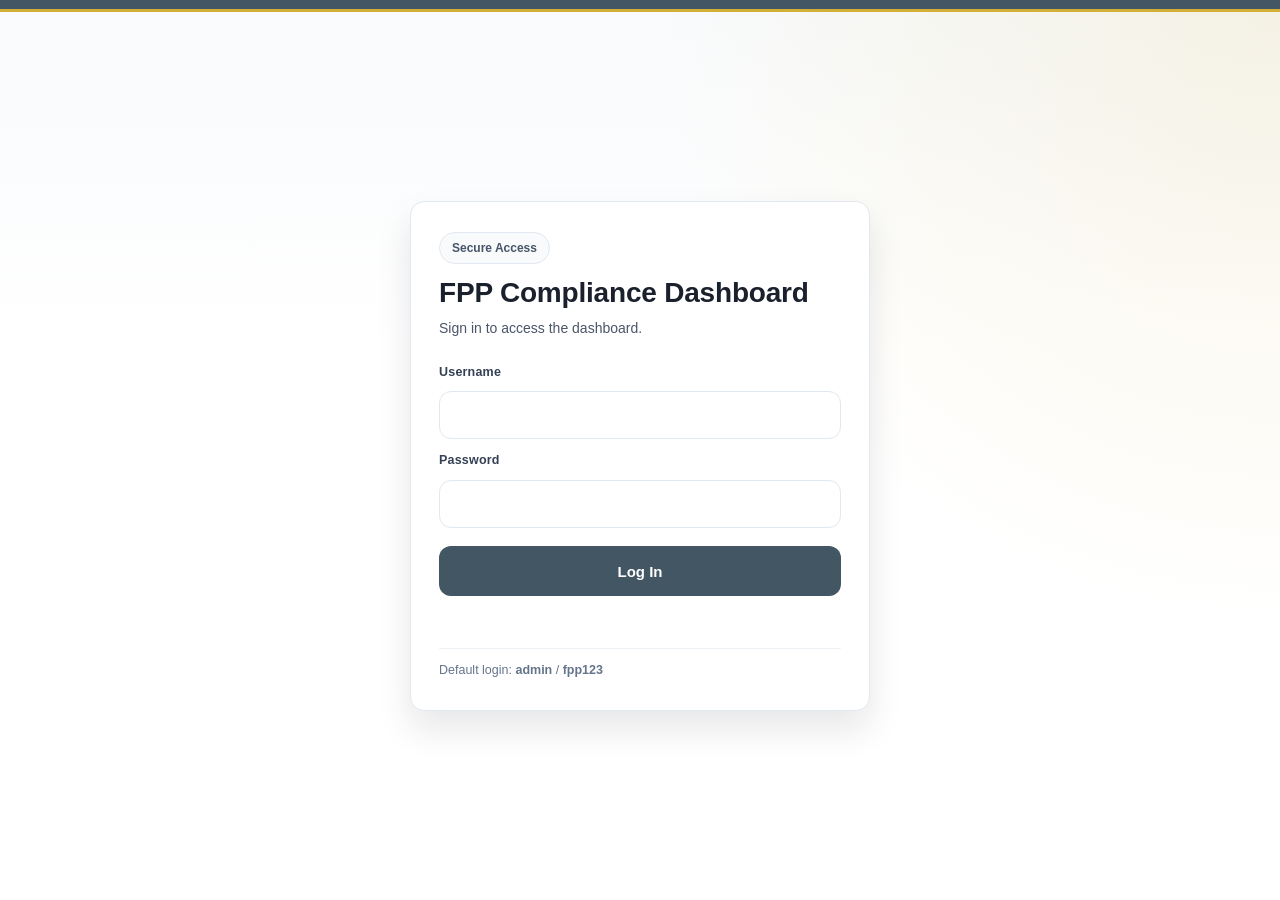
<file: index.html>
<!DOCTYPE html>
<html lang="en">
<head>
<meta charset="UTF-8">
<meta name="viewport" content="width=device-width, initial-scale=1.0">
<title>FPP - Compliance Obligations</title>
<link rel="stylesheet" href="styles.css">
<script defer src="auth.js"></script>
</head>
<body>
<div class="top-bar"></div>
<div class="page">
  <header class="header card">
    <h1>FPP Compliance Obligations</h1>
    <div class="header-sub">
      <span><strong>Five Peaks Properties Proprietary Limited</strong></span>
      <span>Reg: 2025/581417/07</span>
      <span>Year-end: 30 June</span>
      <span>As at 7 April 2026</span>
    </div>
    <div class="header-accent"></div>
  </header>

  <section class="summary card">
    FPP is a South African private property company incorporated in July 2025, operating one short-term rental property with a mortgage in place and no employees. The rotating shareholder handles bookkeeping and secretarial duties. All compliance obligations are listed below.
  </section>

  <section class="section card">
    <div class="section-header">
      <div class="section-icon icon-red">⚡</div>
      <h2>Once-Off Actions - Action Required Now</h2>
    </div>
    <table>
      <thead>
        <tr>
          <th class="col-obligation-wide">Obligation</th>
          <th class="col-authority">Authority</th>
          <th class="col-status">Status</th>
          <th>Notes</th>
        </tr>
      </thead>
      <tbody>
        <tr>
          <td>Register on SARS eFiling</td>
          <td><span class="auth auth-sars">SARS</span></td>
          <td><span class="status s-pending">Pending</span></td>
          <td class="note-text">Tax reference number exists. eFiling access needed to file IRP6 and ITR14. Register at <a href="https://www.sars.gov.za/efiling" target="_blank">www.sars.gov.za/efiling</a></td>
        </tr>
        <tr>
          <td>Appoint Information Officer (POPIA)</td>
          <td><span class="auth auth-popia">POPIA</span></td>
          <td><span class="status s-pending">Pending</span></td>
          <td class="note-text">Register with the Information Regulator. Urgent given managing agent handles tenant personal data. Register at <a href="https://www.inforegulator.org.za" target="_blank">www.inforegulator.org.za</a></td>
        </tr>
        <tr>
          <td>Beneficial Ownership Register (CIPC)</td>
          <td><span class="auth auth-cipc">CIPC</span></td>
          <td><span class="status s-complete">Complete</span></td>
          <td class="note-text">Filed July 2025. Equal 20% shareholding across all five entities.</td>
        </tr>
      </tbody>
    </table>
  </section>

  <section class="section card">
    <div class="section-header">
      <div class="section-icon icon-blue">📅</div>
      <h2>Annual Obligations</h2>
    </div>
    <table>
      <thead>
        <tr>
          <th class="col-obligation">Obligation</th>
          <th class="col-due">Due Date</th>
          <th class="col-authority-tight">Authority</th>
          <th class="col-status-tight">Status</th>
          <th>Notes</th>
        </tr>
      </thead>
      <tbody>
        <tr class="overdue-row">
          <td>1st Provisional Tax - IRP6</td>
          <td class="due-overdue">31 Dec 2025</td>
          <td><span class="auth auth-sars">SARS</span></td>
          <td><span class="status s-overdue">Overdue</span></td>
          <td class="note-text">Must file IRP6 return on eFiling before payment. Estimate taxable income for FY ending 30 Jun 2026. Deductibles: bond interest, agent fees, rates, insurance. Late filing risks 20% underestimation penalty plus interest.</td>
        </tr>
        <tr>
          <td>Annual Financial Statements</td>
          <td>30 Jun 2026</td>
          <td><span class="auth auth-sha">SHA §15</span></td>
          <td><span class="status s-upcoming">Upcoming</span></td>
          <td class="note-text">Rotating shareholder responsible. No audit required unless majority votes for one. Required to support ITR14 filing.</td>
        </tr>
        <tr>
          <td>2nd Provisional Tax - IRP6</td>
          <td>30 Jun 2026</td>
          <td><span class="auth auth-sars">SARS</span></td>
          <td><span class="status s-upcoming">Upcoming</span></td>
          <td class="note-text">Based on actual FY figures. Tops up any underpayment from the 1st IRP6. File on eFiling before payment.</td>
        </tr>
        <tr>
          <td>CIPC Annual Return</td>
          <td>~Aug 2026</td>
          <td><span class="auth auth-cipc">CIPC</span></td>
          <td><span class="status s-upcoming">Upcoming</span></td>
          <td class="note-text">Due within 30 business days of July incorporation anniversary. Fee: R100 (turnover under R500k). Late filing triggers 50% surcharge and deregistration proceedings. File at <a href="https://www.cipc.co.za" target="_blank">www.cipc.co.za</a></td>
        </tr>
        <tr>
          <td>Income Tax Return - ITR14</td>
          <td>30 Jun 2027</td>
          <td><span class="auth auth-sars">SARS</span></td>
          <td><span class="status s-upcoming">Upcoming</span></td>
          <td class="note-text">Covers FY 1 Jul 2025 - 30 Jun 2026. Due 12 months after year-end. Attach financial statements. File via SARS eFiling.</td>
        </tr>
      </tbody>
    </table>
  </section>

  <section class="section card">
    <div class="section-header">
      <div class="section-icon icon-green">🧾</div>
      <h2>VAT</h2>
    </div>
    <div class="info-box">
      <div class="na-tag">NOT APPLICABLE</div>
      <p>Expected rental income is under R500k per annum, well below the R1M compulsory VAT registration threshold. Voluntary registration is not recommended at this stage - it adds compliance cost with no material benefit.</p>
    </div>
  </section>

  <section class="section card">
    <div class="section-header">
      <div class="section-icon icon-green">👤</div>
      <h2>Employment-Related Obligations</h2>
    </div>
    <div class="info-box">
      <div class="na-tag">NOT APPLICABLE</div>
      <p>FPP has no employees. The managing agent is responsible for its own staff obligations. Reassess if FPP hires directly in future.</p>
      <table class="emp-table">
        <thead>
          <tr>
            <th class="col-obligation-medium">Obligation</th>
            <th class="col-applicable">Applicable?</th>
            <th>Trigger</th>
          </tr>
        </thead>
        <tbody>
          <tr>
            <td>PAYE / EMP201 (monthly)</td>
            <td><span class="status s-na">No</span></td>
            <td class="note-text">First direct employee</td>
          </tr>
          <tr>
            <td>UIF registration</td>
            <td><span class="status s-na">No</span></td>
            <td class="note-text">First direct employee</td>
          </tr>
          <tr>
            <td>SDL (1% of payroll)</td>
            <td><span class="status s-na">No</span></td>
            <td class="note-text">Payroll exceeds R500k/year</td>
          </tr>
          <tr>
            <td>COIDA (Return of Earnings by 30 Jun)</td>
            <td><span class="status s-na">No</span></td>
            <td class="note-text">First direct employee</td>
          </tr>
        </tbody>
      </table>
    </div>
  </section>

  <section class="section card">
    <div class="section-header">
      <div class="section-icon icon-red">⚠️</div>
      <h2>Key Risk Flags</h2>
    </div>
    <div class="risk-list">
      <div class="risk-card">
        <div class="risk-num">1</div>
        <div>
          <div class="risk-title">1st IRP6 is overdue (31 Dec 2025)</div>
          <div class="risk-desc">Priority action is to set up eFiling and file the late return. SARS can levy a 20% underestimation penalty plus interest on outstanding provisional tax.</div>
        </div>
      </div>
      <div class="risk-card">
        <div class="risk-num">2</div>
        <div>
          <div class="risk-title">Short-term rental and mortgage</div>
          <div class="risk-desc">Confirm with the bond provider that the mortgage agreement permits Airbnb-style short-term letting. Some South African lenders restrict this - a breach could trigger a material adverse clause.</div>
        </div>
      </div>
      <div class="risk-card">
        <div class="risk-num">3</div>
        <div>
          <div class="risk-title">Managing agent relationship</div>
          <div class="risk-desc">Confirm the agent is not structured in a way that creates an employment relationship with FPP. If SARS deems it one, PAYE obligations apply retroactively.</div>
        </div>
      </div>
      <div class="risk-card">
        <div class="risk-num">4</div>
        <div>
          <div class="risk-title">Shareholder loan accounts</div>
          <div class="risk-desc">All shareholder contributions accrue interest at Prime + 2% compounded monthly (SHA cl. 9). These must be tracked monthly and constitute taxable interest income in the hands of shareholders.</div>
        </div>
      </div>
    </div>
  </section>

  <section class="section card">
    <div class="section-header">
      <div class="section-icon icon-purple">🔗</div>
      <h2>Relevant Legislation &amp; Resources</h2>
    </div>
    <div class="resources-grid">
      <div class="resource-card">
        <span class="resource-name">SARS eFiling</span>
        <a href="https://www.sars.gov.za/efiling" target="_blank" class="resource-link">sars.gov.za/efiling -&gt;</a>
      </div>
      <div class="resource-card">
        <span class="resource-name">SARS Provisional Tax Guide</span>
        <a href="https://www.sars.gov.za/types-of-tax/provisional-tax/" target="_blank" class="resource-link">sars.gov.za -&gt;</a>
      </div>
      <div class="resource-card">
        <span class="resource-name">SARS Corporate Tax (ITR14)</span>
        <a href="https://www.sars.gov.za/businesses-and-employers/companies/" target="_blank" class="resource-link">sars.gov.za -&gt;</a>
      </div>
      <div class="resource-card">
        <span class="resource-name">CIPC Annual Returns</span>
        <a href="https://www.cipc.co.za/index.php/manage-your-business/annual-returns/" target="_blank" class="resource-link">cipc.co.za -&gt;</a>
      </div>
      <div class="resource-card">
        <span class="resource-name">CIPC Beneficial Ownership</span>
        <a href="https://www.cipc.co.za/index.php/manage-your-business/beneficial-ownership/" target="_blank" class="resource-link">cipc.co.za -&gt;</a>
      </div>
      <div class="resource-card">
        <span class="resource-name">POPIA - Information Regulator</span>
        <a href="https://www.inforegulator.org.za" target="_blank" class="resource-link">inforegulator.org.za -&gt;</a>
      </div>
      <div class="resource-card">
        <span class="resource-name">Companies Act 71 of 2008</span>
        <a href="https://www.gov.za/documents/companies-act" target="_blank" class="resource-link">gov.za -&gt;</a>
      </div>
    </div>
  </section>

  <footer class="footer">
    Prepared based on Five Peaks Properties Shareholders&#x27; Agreement dated 22 July 2025 and the South African compliance framework for private companies. This document does not constitute legal or tax advice.
    <div>Generated from compliance_tracker.xlsx (2026).</div>
    <button class="logout-btn" type="button" onclick="localStorage.removeItem('fpp_dashboard_authenticated');window.location.href='login.html';">Log out</button>
  </footer>
</div>
</body>
</html>
</file>
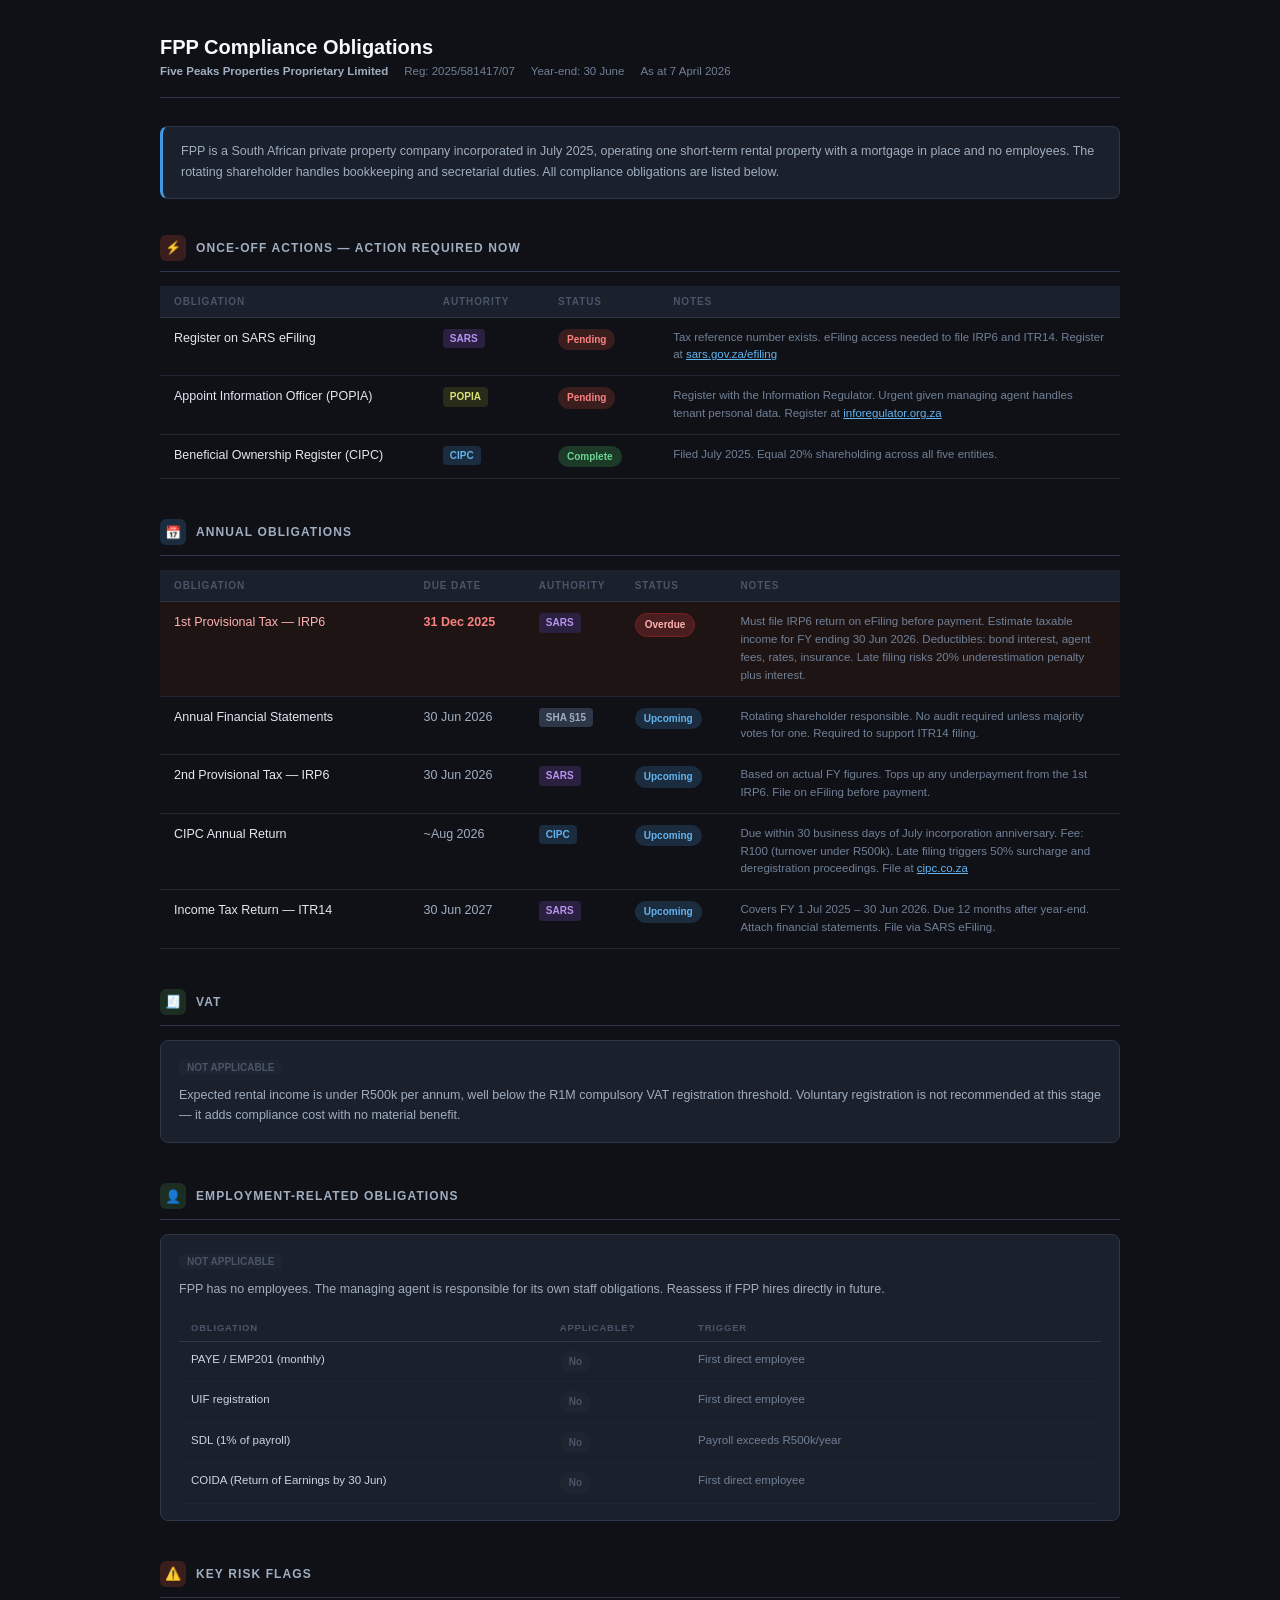
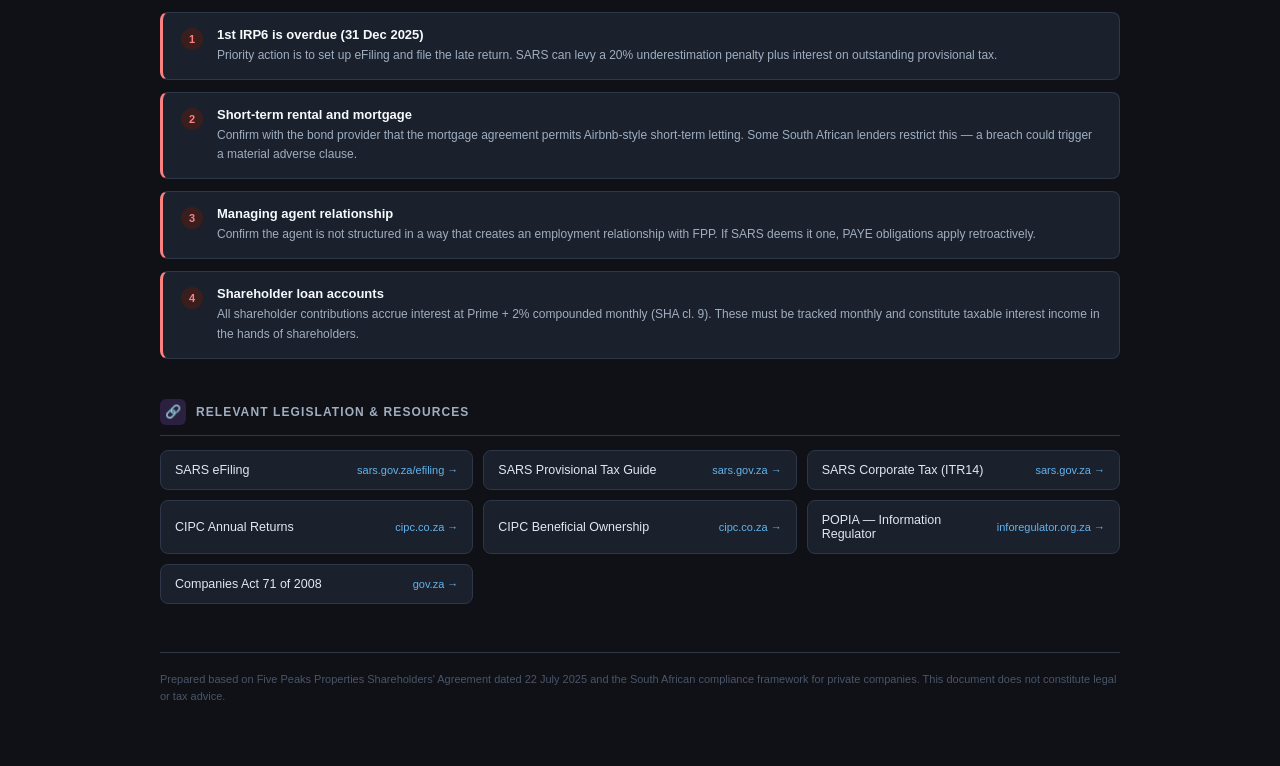
<file: FPP_Compliance_Obligations.html>
<!DOCTYPE html>
<html lang="en">
<head>
<meta charset="UTF-8">
<meta name="viewport" content="width=device-width, initial-scale=1.0">
<title>FPP — Compliance Obligations</title>
<style>
  * { box-sizing: border-box; margin: 0; padding: 0; }

  body {
    font-family: -apple-system, BlinkMacSystemFont, 'Segoe UI', sans-serif;
    background: #0f1117;
    color: #e2e8f0;
    min-height: 100vh;
    padding: 36px 24px 60px;
  }

  .page { max-width: 960px; margin: 0 auto; }

  /* ── HEADER ── */
  .header {
    border-bottom: 1px solid #2d3748;
    padding-bottom: 20px;
    margin-bottom: 28px;
  }
  .header h1 { font-size: 20px; font-weight: 700; color: #f7fafc; }
  .header-sub {
    display: flex;
    gap: 16px;
    margin-top: 6px;
    flex-wrap: wrap;
  }
  .header-sub span { font-size: 11.5px; color: #718096; }
  .header-sub span strong { color: #a0aec0; font-weight: 600; }

  /* ── SUMMARY BOX ── */
  .summary {
    background: #1a202c;
    border: 1px solid #2d3748;
    border-left: 3px solid #4299e1;
    border-radius: 8px;
    padding: 14px 18px;
    font-size: 12.5px;
    color: #a0aec0;
    line-height: 1.7;
    margin-bottom: 36px;
  }

  /* ── SECTION ── */
  .section { margin-bottom: 40px; }
  .section-header {
    display: flex;
    align-items: center;
    gap: 10px;
    margin-bottom: 14px;
    padding-bottom: 10px;
    border-bottom: 1px solid #2d3748;
  }
  .section-header h2 {
    font-size: 12px;
    font-weight: 700;
    letter-spacing: 1.1px;
    text-transform: uppercase;
    color: #a0aec0;
  }
  .section-icon {
    width: 26px; height: 26px;
    border-radius: 6px;
    display: flex; align-items: center; justify-content: center;
    font-size: 13px;
    flex-shrink: 0;
  }
  .icon-red    { background: #3a1e1e; }
  .icon-blue   { background: #1a2c3e; }
  .icon-purple { background: #2c2040; }
  .icon-orange { background: #3a2c14; }
  .icon-green  { background: #1c2e22; }

  /* ── TABLES ── */
  table {
    width: 100%;
    border-collapse: collapse;
    font-size: 12.5px;
  }
  thead tr { background: #1a202c; }
  thead th {
    padding: 10px 14px;
    text-align: left;
    font-size: 10px;
    font-weight: 700;
    letter-spacing: 0.9px;
    text-transform: uppercase;
    color: #4a5568;
    border-bottom: 1px solid #2d3748;
  }
  tbody tr {
    border-bottom: 1px solid #1e2633;
    transition: background 0.1s;
  }
  tbody tr:hover { background: #141a24; }
  tbody td {
    padding: 11px 14px;
    color: #a0aec0;
    vertical-align: top;
    line-height: 1.55;
  }
  tbody td:first-child { color: #e2e8f0; font-weight: 500; }

  /* status badges */
  .status {
    display: inline-block;
    font-size: 10px;
    font-weight: 700;
    padding: 3px 9px;
    border-radius: 20px;
    white-space: nowrap;
  }
  .s-complete  { background: #1c3a27; color: #68d391; }
  .s-pending   { background: #3a1e1e; color: #fc8181; }
  .s-overdue   { background: #4a1e1e; color: #feb2b2; border: 1px solid #7b2020; }
  .s-upcoming  { background: #1a2c3e; color: #63b3ed; }
  .s-na        { background: #1e2430; color: #4a5568; }

  /* authority pill */
  .auth {
    display: inline-block;
    font-size: 10px;
    font-weight: 600;
    padding: 2px 7px;
    border-radius: 4px;
    white-space: nowrap;
  }
  .auth-sars   { background: #2c2040; color: #b794f4; }
  .auth-cipc   { background: #1a2c3e; color: #63b3ed; }
  .auth-sha    { background: #2d3748; color: #a0aec0; }
  .auth-popia  { background: #2a2c1a; color: #d6e272; }

  /* ── INFO BOX ── */
  .info-box {
    background: #1a202c;
    border: 1px solid #2d3748;
    border-radius: 8px;
    padding: 16px 18px;
  }
  .info-box p {
    font-size: 12.5px;
    color: #a0aec0;
    line-height: 1.65;
  }
  .na-tag {
    display: inline-block;
    font-size: 10px;
    font-weight: 700;
    padding: 2px 8px;
    border-radius: 4px;
    background: #1e2430;
    color: #4a5568;
    margin-bottom: 10px;
  }

  .emp-table { width: 100%; margin-top: 14px; border-collapse: collapse; font-size: 11.5px; }
  .emp-table thead th { font-size: 9.5px; letter-spacing: 0.8px; padding: 8px 12px; }
  .emp-table tbody td { padding: 9px 12px; }
  .emp-table tbody td:first-child { color: #cbd5e0; font-weight: 500; }

  /* ── RISK FLAGS ── */
  .risk-list { display: flex; flex-direction: column; gap: 12px; }
  .risk-card {
    background: #1a202c;
    border: 1px solid #2d3748;
    border-left: 3px solid #fc8181;
    border-radius: 8px;
    padding: 14px 18px;
    display: flex;
    gap: 14px;
    align-items: flex-start;
  }
  .risk-num {
    font-size: 11px;
    font-weight: 800;
    color: #fc8181;
    background: #3a1e1e;
    width: 22px; height: 22px;
    border-radius: 50%;
    display: flex; align-items: center; justify-content: center;
    flex-shrink: 0;
    margin-top: 1px;
  }
  .risk-title { font-size: 13px; font-weight: 600; color: #f7fafc; margin-bottom: 4px; }
  .risk-desc { font-size: 12px; color: #a0aec0; line-height: 1.6; }

  /* ── RESOURCES ── */
  .resources-grid {
    display: grid;
    grid-template-columns: repeat(auto-fill, minmax(260px, 1fr));
    gap: 10px;
  }
  .resource-card {
    background: #1a202c;
    border: 1px solid #2d3748;
    border-radius: 8px;
    padding: 12px 14px;
    display: flex;
    justify-content: space-between;
    align-items: center;
    gap: 10px;
    transition: border-color 0.15s;
  }
  .resource-card:hover { border-color: #4a5568; }
  .resource-name { font-size: 12.5px; color: #e2e8f0; font-weight: 500; }
  .resource-link { font-size: 11px; color: #63b3ed; text-decoration: none; white-space: nowrap; }
  .resource-link:hover { text-decoration: underline; }

  /* ── FOOTER ── */
  .footer {
    margin-top: 48px;
    padding-top: 18px;
    border-top: 1px solid #2d3748;
    font-size: 11px;
    color: #4a5568;
    line-height: 1.6;
  }

  /* ── OVERDUE ROW ── */
  tr.overdue-row td { background: #1e1414 !important; }
  tr.overdue-row:hover td { background: #221616 !important; }
  tr.overdue-row td:first-child { color: #feb2b2; }

  .note-text { font-size: 11.5px; color: #718096; line-height: 1.55; }
</style>
</head>
<body>
<div class="page">

  <!-- HEADER -->
  <div class="header">
    <h1>FPP Compliance Obligations</h1>
    <div class="header-sub">
      <span><strong>Five Peaks Properties Proprietary Limited</strong></span>
      <span>Reg: 2025/581417/07</span>
      <span>Year-end: 30 June</span>
      <span>As at 7 April 2026</span>
    </div>
  </div>

  <!-- SUMMARY -->
  <div class="summary">
    FPP is a South African private property company incorporated in July 2025, operating one short-term rental property with a mortgage in place and no employees. The rotating shareholder handles bookkeeping and secretarial duties. All compliance obligations are listed below.
  </div>

  <!-- ONCE-OFF ACTIONS -->
  <div class="section">
    <div class="section-header">
      <div class="section-icon icon-red">⚡</div>
      <h2>Once-Off Actions — Action Required Now</h2>
    </div>
    <table>
      <thead>
        <tr>
          <th style="width:28%">Obligation</th>
          <th style="width:12%">Authority</th>
          <th style="width:12%">Status</th>
          <th>Notes</th>
        </tr>
      </thead>
      <tbody>
        <tr>
          <td>Register on SARS eFiling</td>
          <td><span class="auth auth-sars">SARS</span></td>
          <td><span class="status s-pending">Pending</span></td>
          <td class="note-text">Tax reference number exists. eFiling access needed to file IRP6 and ITR14. Register at <a href="https://www.sars.gov.za/efiling" target="_blank" style="color:#63b3ed;">sars.gov.za/efiling</a></td>
        </tr>
        <tr>
          <td>Appoint Information Officer (POPIA)</td>
          <td><span class="auth auth-popia">POPIA</span></td>
          <td><span class="status s-pending">Pending</span></td>
          <td class="note-text">Register with the Information Regulator. Urgent given managing agent handles tenant personal data. Register at <a href="https://www.inforegulator.org.za" target="_blank" style="color:#63b3ed;">inforegulator.org.za</a></td>
        </tr>
        <tr>
          <td>Beneficial Ownership Register (CIPC)</td>
          <td><span class="auth auth-cipc">CIPC</span></td>
          <td><span class="status s-complete">Complete</span></td>
          <td class="note-text">Filed July 2025. Equal 20% shareholding across all five entities.</td>
        </tr>
      </tbody>
    </table>
  </div>

  <!-- ANNUAL OBLIGATIONS -->
  <div class="section">
    <div class="section-header">
      <div class="section-icon icon-blue">📅</div>
      <h2>Annual Obligations</h2>
    </div>
    <table>
      <thead>
        <tr>
          <th style="width:26%">Obligation</th>
          <th style="width:12%">Due Date</th>
          <th style="width:10%">Authority</th>
          <th style="width:11%">Status</th>
          <th>Notes</th>
        </tr>
      </thead>
      <tbody>
        <tr class="overdue-row">
          <td>1st Provisional Tax — IRP6</td>
          <td style="color:#fc8181;font-weight:600;">31 Dec 2025</td>
          <td><span class="auth auth-sars">SARS</span></td>
          <td><span class="status s-overdue">Overdue</span></td>
          <td class="note-text">Must file IRP6 return on eFiling before payment. Estimate taxable income for FY ending 30 Jun 2026. Deductibles: bond interest, agent fees, rates, insurance. Late filing risks 20% underestimation penalty plus interest.</td>
        </tr>
        <tr>
          <td>Annual Financial Statements</td>
          <td>30 Jun 2026</td>
          <td><span class="auth auth-sha">SHA §15</span></td>
          <td><span class="status s-upcoming">Upcoming</span></td>
          <td class="note-text">Rotating shareholder responsible. No audit required unless majority votes for one. Required to support ITR14 filing.</td>
        </tr>
        <tr>
          <td>2nd Provisional Tax — IRP6</td>
          <td>30 Jun 2026</td>
          <td><span class="auth auth-sars">SARS</span></td>
          <td><span class="status s-upcoming">Upcoming</span></td>
          <td class="note-text">Based on actual FY figures. Tops up any underpayment from the 1st IRP6. File on eFiling before payment.</td>
        </tr>
        <tr>
          <td>CIPC Annual Return</td>
          <td>~Aug 2026</td>
          <td><span class="auth auth-cipc">CIPC</span></td>
          <td><span class="status s-upcoming">Upcoming</span></td>
          <td class="note-text">Due within 30 business days of July incorporation anniversary. Fee: R100 (turnover under R500k). Late filing triggers 50% surcharge and deregistration proceedings. File at <a href="https://www.cipc.co.za" target="_blank" style="color:#63b3ed;">cipc.co.za</a></td>
        </tr>
        <tr>
          <td>Income Tax Return — ITR14</td>
          <td>30 Jun 2027</td>
          <td><span class="auth auth-sars">SARS</span></td>
          <td><span class="status s-upcoming">Upcoming</span></td>
          <td class="note-text">Covers FY 1 Jul 2025 – 30 Jun 2026. Due 12 months after year-end. Attach financial statements. File via SARS eFiling.</td>
        </tr>
      </tbody>
    </table>
  </div>

  <!-- VAT -->
  <div class="section">
    <div class="section-header">
      <div class="section-icon icon-green">🧾</div>
      <h2>VAT</h2>
    </div>
    <div class="info-box">
      <div class="na-tag">NOT APPLICABLE</div>
      <p>Expected rental income is under R500k per annum, well below the R1M compulsory VAT registration threshold. Voluntary registration is not recommended at this stage — it adds compliance cost with no material benefit.</p>
    </div>
  </div>

  <!-- EMPLOYMENT -->
  <div class="section">
    <div class="section-header">
      <div class="section-icon icon-green">👤</div>
      <h2>Employment-Related Obligations</h2>
    </div>
    <div class="info-box">
      <div class="na-tag">NOT APPLICABLE</div>
      <p>FPP has no employees. The managing agent is responsible for its own staff obligations. Reassess if FPP hires directly in future.</p>
      <table class="emp-table">
        <thead>
          <tr>
            <th style="width:40%">Obligation</th>
            <th style="width:15%">Applicable?</th>
            <th>Trigger</th>
          </tr>
        </thead>
        <tbody>
          <tr>
            <td>PAYE / EMP201 (monthly)</td>
            <td><span class="status s-na">No</span></td>
            <td class="note-text">First direct employee</td>
          </tr>
          <tr>
            <td>UIF registration</td>
            <td><span class="status s-na">No</span></td>
            <td class="note-text">First direct employee</td>
          </tr>
          <tr>
            <td>SDL (1% of payroll)</td>
            <td><span class="status s-na">No</span></td>
            <td class="note-text">Payroll exceeds R500k/year</td>
          </tr>
          <tr>
            <td>COIDA (Return of Earnings by 30 Jun)</td>
            <td><span class="status s-na">No</span></td>
            <td class="note-text">First direct employee</td>
          </tr>
        </tbody>
      </table>
    </div>
  </div>

  <!-- KEY RISK FLAGS -->
  <div class="section">
    <div class="section-header">
      <div class="section-icon icon-red">⚠️</div>
      <h2>Key Risk Flags</h2>
    </div>
    <div class="risk-list">
      <div class="risk-card">
        <div class="risk-num">1</div>
        <div>
          <div class="risk-title">1st IRP6 is overdue (31 Dec 2025)</div>
          <div class="risk-desc">Priority action is to set up eFiling and file the late return. SARS can levy a 20% underestimation penalty plus interest on outstanding provisional tax.</div>
        </div>
      </div>
      <div class="risk-card">
        <div class="risk-num">2</div>
        <div>
          <div class="risk-title">Short-term rental and mortgage</div>
          <div class="risk-desc">Confirm with the bond provider that the mortgage agreement permits Airbnb-style short-term letting. Some South African lenders restrict this — a breach could trigger a material adverse clause.</div>
        </div>
      </div>
      <div class="risk-card">
        <div class="risk-num">3</div>
        <div>
          <div class="risk-title">Managing agent relationship</div>
          <div class="risk-desc">Confirm the agent is not structured in a way that creates an employment relationship with FPP. If SARS deems it one, PAYE obligations apply retroactively.</div>
        </div>
      </div>
      <div class="risk-card">
        <div class="risk-num">4</div>
        <div>
          <div class="risk-title">Shareholder loan accounts</div>
          <div class="risk-desc">All shareholder contributions accrue interest at Prime + 2% compounded monthly (SHA cl. 9). These must be tracked monthly and constitute taxable interest income in the hands of shareholders.</div>
        </div>
      </div>
    </div>
  </div>

  <!-- RESOURCES -->
  <div class="section">
    <div class="section-header">
      <div class="section-icon icon-purple">🔗</div>
      <h2>Relevant Legislation &amp; Resources</h2>
    </div>
    <div class="resources-grid">
      <div class="resource-card">
        <span class="resource-name">SARS eFiling</span>
        <a href="https://www.sars.gov.za/efiling" target="_blank" class="resource-link">sars.gov.za/efiling →</a>
      </div>
      <div class="resource-card">
        <span class="resource-name">SARS Provisional Tax Guide</span>
        <a href="https://www.sars.gov.za/types-of-tax/provisional-tax/" target="_blank" class="resource-link">sars.gov.za →</a>
      </div>
      <div class="resource-card">
        <span class="resource-name">SARS Corporate Tax (ITR14)</span>
        <a href="https://www.sars.gov.za/businesses-and-employers/companies/" target="_blank" class="resource-link">sars.gov.za →</a>
      </div>
      <div class="resource-card">
        <span class="resource-name">CIPC Annual Returns</span>
        <a href="https://www.cipc.co.za/index.php/manage-your-business/annual-returns/" target="_blank" class="resource-link">cipc.co.za →</a>
      </div>
      <div class="resource-card">
        <span class="resource-name">CIPC Beneficial Ownership</span>
        <a href="https://www.cipc.co.za/index.php/manage-your-business/beneficial-ownership/" target="_blank" class="resource-link">cipc.co.za →</a>
      </div>
      <div class="resource-card">
        <span class="resource-name">POPIA — Information Regulator</span>
        <a href="https://www.inforegulator.org.za" target="_blank" class="resource-link">inforegulator.org.za →</a>
      </div>
      <div class="resource-card">
        <span class="resource-name">Companies Act 71 of 2008</span>
        <a href="https://www.gov.za/documents/companies-act" target="_blank" class="resource-link">gov.za →</a>
      </div>
    </div>
  </div>

  <!-- FOOTER -->
  <div class="footer">
    Prepared based on Five Peaks Properties Shareholders' Agreement dated 22 July 2025 and the South African compliance framework for private companies. This document does not constitute legal or tax advice.
  </div>

</div>
</body>
</html>
</file>
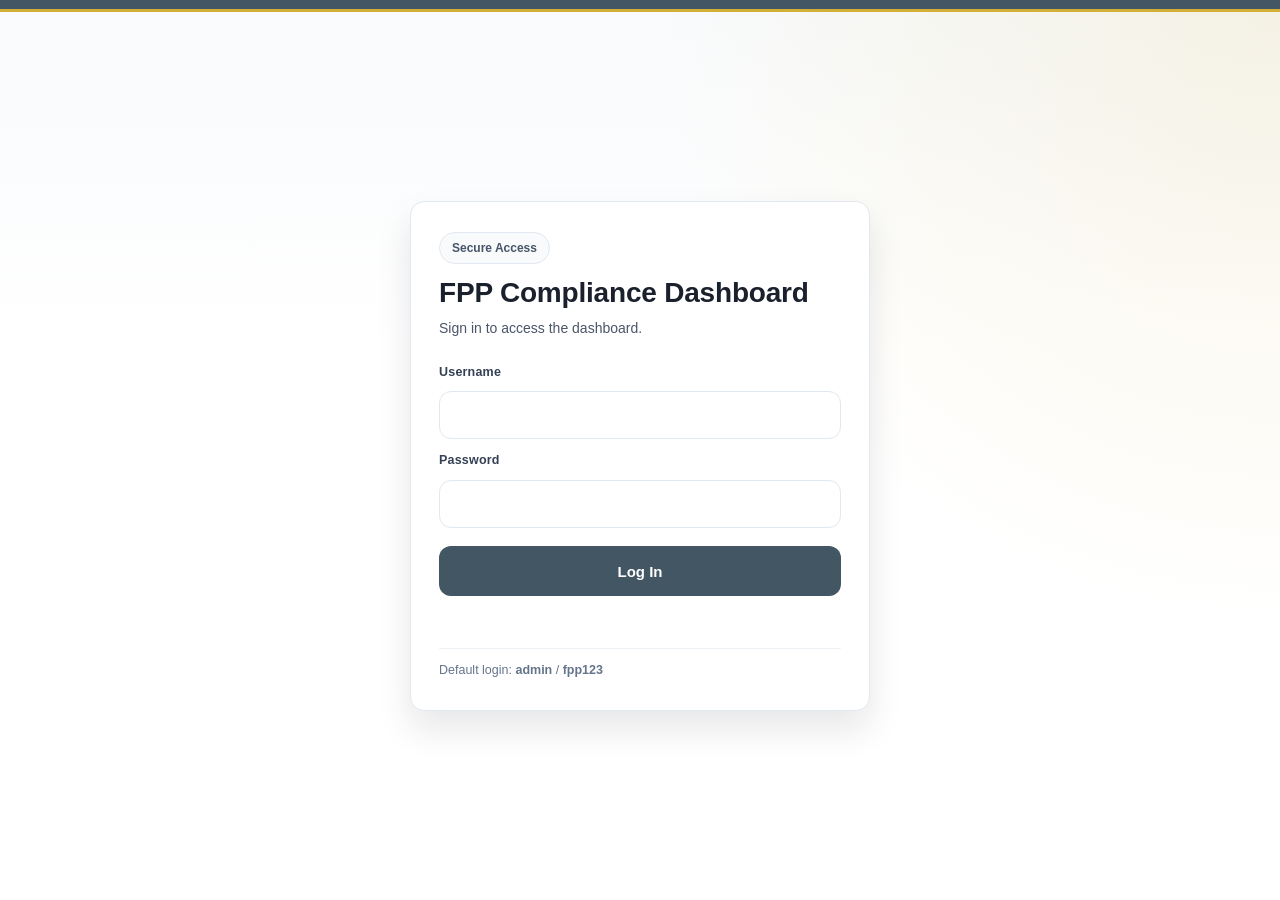
<file: login.html>
<!DOCTYPE html>
<html lang="en">
<head>
<meta charset="UTF-8">
<meta name="viewport" content="width=device-width, initial-scale=1.0">
<title>FPP Dashboard Login</title>
<link rel="stylesheet" href="styles.css">
</head>
<body class="auth-body">
<div class="top-bar"></div>
<main class="auth-wrapper">
  <section class="auth-card">
    <div class="auth-brand-pill">Secure Access</div>
    <h1>FPP Compliance Dashboard</h1>
    <p class="auth-subtitle">Sign in to access the dashboard.</p>
    <form id="login-form" class="auth-form">
      <label for="username">Username</label>
      <input id="username" name="username" type="text" autocomplete="username" required>

      <label for="password">Password</label>
      <input id="password" name="password" type="password" autocomplete="current-password" required>

      <button type="submit">Log In</button>
      <p id="login-error" class="auth-error" aria-live="polite"></p>
    </form>
    <p class="auth-note">Default login: <strong>admin</strong> / <strong>fpp123</strong></p>
  </section>
</main>
<script src="auth.js"></script>
</body>
</html>
</file>
<file: styles.css>
* {
  box-sizing: border-box;
  margin: 0;
  padding: 0;
}

:root {
  --brand-primary: #435663;
  --brand-gold: #d4af37;
  --bg: #ffffff;
  --card: #ffffff;
  --border: #e2e8f0;
  --text: #1a202c;
  --muted: #4a5568;
  --shadow: 0 10px 24px rgba(15, 23, 42, 0.07);
  --status-green: #38a169;
  --status-orange: #dd6b20;
  --status-red: #e53e3e;
  --radius-lg: 14px;
  --ease-smooth: 180ms ease;
}

html,
body {
  background: #ffffff;
}

body {
  font-family: -apple-system, BlinkMacSystemFont, "Segoe UI", sans-serif;
  background: var(--bg);
  color: var(--text);
  min-height: 100vh;
  line-height: 1.5;
  -webkit-font-smoothing: antialiased;
  text-rendering: optimizeLegibility;
  overscroll-behavior-y: none;
}

.top-bar {
  height: 12px;
  background: linear-gradient(to right, #435663, #435663);
  border-bottom: 3px solid var(--brand-gold);
}

.page {
  max-width: 1080px;
  margin: 0 auto;
  padding: 30px 22px 56px;
}

.card {
  background: var(--card);
  border: 1px solid var(--border);
  border-radius: var(--radius-lg);
  box-shadow: var(--shadow);
  padding: 24px;
  scroll-margin-top: 16px;
  transition: transform var(--ease-smooth), box-shadow var(--ease-smooth), border-color var(--ease-smooth);
}

.header {
  background: linear-gradient(to right, #435663, #435663);
  color: #ffffff;
  border-color: #435663;
  margin-bottom: 22px;
  position: relative;
  overflow: hidden;
}

.header h1 {
  font-size: 24px;
  font-weight: 700;
  letter-spacing: 0.2px;
}

.header-sub {
  display: flex;
  gap: 16px;
  margin-top: 9px;
  flex-wrap: wrap;
}

.header-sub span {
  font-size: 12.5px;
  color: #e2e8f0;
}

.header-sub span strong {
  color: #ffffff;
  font-weight: 600;
}

.header-accent {
  width: 140px;
  height: 3px;
  background: var(--brand-gold);
  margin-top: 14px;
  border-radius: 4px;
}

.summary {
  margin-bottom: 24px;
  font-size: 14px;
  color: var(--muted);
  line-height: 1.75;
  border-left: 4px solid var(--brand-gold);
}

.section {
  margin-bottom: 20px;
  position: relative;
}

.section:not(:last-of-type)::after {
  content: "";
  position: absolute;
  left: 12px;
  right: 12px;
  bottom: -11px;
  border-bottom: 1px solid #edf2f7;
}

.section-header {
  display: flex;
  align-items: center;
  gap: 10px;
  margin-bottom: 16px;
  padding-bottom: 11px;
  border-bottom: 1px solid var(--border);
}

.section-header h2 {
  font-size: 12px;
  font-weight: 700;
  letter-spacing: 1.1px;
  text-transform: uppercase;
  color: var(--text);
  border-left: 3px solid var(--brand-gold);
  padding-left: 10px;
}

.section-icon {
  width: 28px;
  height: 28px;
  border-radius: 7px;
  display: flex;
  align-items: center;
  justify-content: center;
  font-size: 13px;
  flex-shrink: 0;
}

.icon-red {
  background: #fff1f1;
}

.icon-blue {
  background: #eef6ff;
}

.icon-purple {
  background: #f5f0ff;
}

.icon-orange {
  background: #fff7ed;
}

.icon-green {
  background: #edfdf4;
}

table {
  width: 100%;
  border-collapse: collapse;
  font-size: 12.8px;
}

thead tr {
  background: #f8fafc;
}

thead th {
  padding: 11px 14px;
  text-align: left;
  font-size: 10px;
  font-weight: 700;
  letter-spacing: 0.9px;
  text-transform: uppercase;
  color: #64748b;
  border-bottom: 1px solid var(--border);
}

.col-obligation-wide {
  width: 28%;
}

.col-authority {
  width: 12%;
}

.col-status {
  width: 12%;
}

.col-obligation {
  width: 26%;
}

.col-due {
  width: 12%;
}

.col-authority-tight {
  width: 10%;
}

.col-status-tight {
  width: 11%;
}

.col-obligation-medium {
  width: 40%;
}

.col-applicable {
  width: 15%;
}

tbody tr {
  border-bottom: 1px solid var(--border);
  transition: background 0.12s;
}

tbody tr:hover {
  background: #f8fafc;
}

tbody td {
  padding: 12px 14px;
  color: var(--muted);
  vertical-align: top;
  line-height: 1.6;
}

tbody td:first-child {
  color: var(--text);
  font-weight: 600;
}

a {
  color: #2b6cb0;
  text-decoration: none;
  text-decoration-thickness: 1.5px;
  text-underline-offset: 2px;
  transition: color var(--ease-smooth);
}

a:hover {
  text-decoration: underline;
}

.status {
  display: inline-block;
  font-size: 10px;
  font-weight: 700;
  padding: 4px 10px;
  border-radius: 999px;
  white-space: nowrap;
  border: 1px solid transparent;
}

.s-complete {
  background: #edfdf4;
  color: var(--status-green);
  border-color: #9ae6b4;
}

.s-pending {
  background: #fff7ed;
  color: var(--status-orange);
  border-color: #fbd38d;
}

.s-overdue {
  background: #fff5f5;
  color: var(--status-red);
  border-color: #feb2b2;
}

.s-upcoming {
  background: #ebf8ff;
  color: #2b6cb0;
  border-color: #90cdf4;
}

.s-na {
  background: #f1f5f9;
  color: #64748b;
  border-color: #cbd5e1;
}

.auth {
  display: inline-block;
  font-size: 10px;
  font-weight: 700;
  padding: 3px 8px;
  border-radius: 6px;
  white-space: nowrap;
  letter-spacing: 0.3px;
}

.auth-sars {
  background: #edf2f7;
  color: #2d3748;
}

.auth-cipc {
  background: #ebf8ff;
  color: #2b6cb0;
}

.auth-sha {
  background: #f8fafc;
  color: #475569;
}

.auth-popia {
  background: #fffbeb;
  color: #92400e;
}

.info-box {
  background: #ffffff;
  border: 1px solid var(--border);
  border-radius: 10px;
  padding: 18px 20px;
}

.info-box p {
  font-size: 13px;
  color: var(--muted);
  line-height: 1.7;
}

.na-tag {
  display: inline-block;
  font-size: 10px;
  font-weight: 700;
  padding: 3px 9px;
  border-radius: 6px;
  background: #f1f5f9;
  color: #475569;
  margin-bottom: 10px;
}

.emp-table {
  width: 100%;
  margin-top: 14px;
  border-collapse: collapse;
  font-size: 11.6px;
}

.emp-table thead th {
  font-size: 9.5px;
  letter-spacing: 0.8px;
  padding: 8px 12px;
}

.emp-table tbody td {
  padding: 9px 12px;
}

.risk-list {
  display: flex;
  flex-direction: column;
  gap: 12px;
}

.risk-card {
  background: #ffffff;
  border: 1px solid var(--border);
  border-left: 4px solid var(--status-red);
  border-radius: 10px;
  padding: 14px 18px;
  display: flex;
  gap: 14px;
  align-items: flex-start;
}

.risk-num {
  font-size: 11px;
  font-weight: 800;
  color: var(--status-red);
  background: #fff5f5;
  width: 24px;
  height: 24px;
  border-radius: 50%;
  display: flex;
  align-items: center;
  justify-content: center;
  flex-shrink: 0;
  margin-top: 1px;
}

.risk-title {
  font-size: 13px;
  font-weight: 700;
  color: var(--text);
  margin-bottom: 4px;
}

.risk-desc {
  font-size: 12.5px;
  color: var(--muted);
  line-height: 1.6;
}

.resources-grid {
  display: grid;
  grid-template-columns: repeat(auto-fill, minmax(260px, 1fr));
  gap: 10px;
}

.resource-card {
  background: #ffffff;
  border: 1px solid var(--border);
  border-radius: 9px;
  padding: 12px 14px;
  display: flex;
  justify-content: space-between;
  align-items: center;
  gap: 10px;
  transition: border-color 0.15s, box-shadow 0.15s;
}

.resource-card:hover {
  border-color: var(--brand-gold);
  box-shadow: 0 4px 14px rgba(212, 175, 55, 0.18);
}

.resource-name {
  font-size: 12.5px;
  color: var(--text);
  font-weight: 600;
}

.resource-link {
  font-size: 11px;
  color: #2b6cb0;
  white-space: nowrap;
}

.resource-link:focus-visible,
.logout-btn:focus-visible,
.auth-form button:focus-visible,
.auth-form input:focus-visible,
a:focus-visible {
  outline: 3px solid rgba(212, 175, 55, 0.35);
  outline-offset: 2px;
  border-radius: 8px;
}

.footer {
  margin-top: 28px;
  padding: 16px 4px 0;
  border-top: 1px solid var(--border);
  font-size: 11px;
  color: #64748b;
  line-height: 1.65;
}

.logout-btn {
  margin-top: 12px;
  border: 1px solid var(--border);
  background: #ffffff;
  color: var(--text);
  border-radius: 8px;
  padding: 8px 12px;
  cursor: pointer;
  font-weight: 600;
}

.logout-btn:hover {
  border-color: var(--brand-gold);
}

tr.overdue-row td {
  background: #fffaf0;
}

tr.overdue-row:hover td {
  background: #fff5e6;
}

tr.overdue-row td:first-child {
  color: #9b2c2c;
}

.due-overdue {
  color: var(--status-red);
  font-weight: 700;
}

.note-text {
  font-size: 11.8px;
  color: #4a5568;
  line-height: 1.58;
}

.auth-body {
  min-height: 100vh;
  background:
    radial-gradient(circle at top right, rgba(212, 175, 55, 0.12), transparent 40%),
    linear-gradient(to bottom, #f8fafc 0%, #ffffff 38%);
}

.auth-wrapper {
  min-height: calc(100vh - 12px);
  display: flex;
  align-items: center;
  justify-content: center;
  padding: 28px;
}

.auth-card {
  width: 100%;
  max-width: 460px;
  background: #ffffff;
  border: 1px solid var(--border);
  border-radius: var(--radius-lg);
  box-shadow: 0 18px 35px rgba(15, 23, 42, 0.1);
  padding: 30px 28px;
  transform: translateY(0);
  animation: auth-rise 260ms ease-out;
}

.auth-brand-pill {
  display: inline-flex;
  align-items: center;
  min-height: 30px;
  padding: 6px 12px;
  border-radius: 999px;
  background: #f8fafc;
  border: 1px solid var(--border);
  color: #475569;
  font-size: 12px;
  font-weight: 700;
  margin-bottom: 12px;
}

.auth-card h1 {
  font-size: 28px;
  line-height: 1.2;
  margin-bottom: 8px;
  letter-spacing: -0.2px;
}

.auth-subtitle {
  color: var(--muted);
  margin-bottom: 22px;
  font-size: 14px;
}

.auth-form {
  display: flex;
  flex-direction: column;
  gap: 10px;
}

.auth-form label {
  font-size: 12.5px;
  font-weight: 600;
  color: #334155;
  margin-top: 2px;
  letter-spacing: 0.2px;
}

.auth-form input {
  border: 1px solid var(--border);
  border-radius: 12px;
  padding: 13px 14px;
  font-size: 15px;
  min-height: 48px;
  transition: border-color var(--ease-smooth), box-shadow var(--ease-smooth);
  background: #ffffff;
}

.auth-form input:focus {
  outline: none;
  border-color: var(--brand-gold);
  box-shadow: 0 0 0 3px rgba(212, 175, 55, 0.2);
}

.auth-form button {
  margin-top: 8px;
  border: none;
  border-radius: 12px;
  padding: 13px;
  font-size: 15px;
  font-weight: 700;
  color: #ffffff;
  background: linear-gradient(to right, #435663, #435663);
  cursor: pointer;
  min-height: 50px;
  transition: transform var(--ease-smooth), filter var(--ease-smooth);
}

.auth-form button:hover {
  filter: brightness(1.05);
}

.auth-form button:active {
  transform: translateY(1px);
}

.auth-error {
  min-height: 20px;
  color: var(--status-red);
  font-size: 13px;
  margin-top: 6px;
}

.auth-note {
  margin-top: 16px;
  font-size: 12.5px;
  color: #64748b;
  border-top: 1px solid #edf2f7;
  padding-top: 12px;
}

@keyframes auth-rise {
  from {
    opacity: 0;
    transform: translateY(8px);
  }
  to {
    opacity: 1;
    transform: translateY(0);
  }
}

@media (max-width: 780px) {
  body {
    line-height: 1.62;
  }

  .page {
    padding: 16px 12px calc(54px + env(safe-area-inset-bottom));
  }

  .card {
    padding: 18px 16px;
    border-radius: 14px;
  }

  .header {
    margin-bottom: 16px;
  }

  .summary {
    margin-bottom: 16px;
  }

  .section {
    margin-bottom: 14px;
  }

  .section-header {
    margin-bottom: 12px;
    padding-bottom: 9px;
  }

  .header h1 {
    font-size: 21px;
    line-height: 1.25;
  }

  .header-sub {
    gap: 8px 10px;
  }

  .header-sub span {
    font-size: 12px;
  }

  /* Keep the layout airy and avoid cramped horizontal scrolling. */
  table {
    display: block;
    overflow-x: auto;
    -webkit-overflow-scrolling: touch;
    scrollbar-width: thin;
    border-radius: 8px;
  }

  thead th,
  tbody td {
    padding-left: 10px;
    padding-right: 10px;
  }

  .risk-card {
    padding: 13px 14px;
    gap: 10px;
  }

  .resources-grid {
    grid-template-columns: 1fr;
    gap: 8px;
  }

  .resource-card {
    min-height: 50px;
    padding: 12px;
  }

  .resource-link {
    font-size: 12px;
    padding: 6px 2px;
  }

  .status,
  .auth,
  .na-tag {
    min-height: 28px;
    display: inline-flex;
    align-items: center;
  }

  .auth-wrapper {
    align-items: center;
    padding: 14px 12px 24px;
  }

  .auth-card {
    max-width: 100%;
    padding: 22px 16px 18px;
  }

  .auth-card h1 {
    font-size: 23px;
    line-height: 1.25;
  }

  .auth-subtitle {
    margin-bottom: 16px;
  }

  .logout-btn {
    min-height: 40px;
  }
}

@media (prefers-reduced-motion: reduce) {
  *,
  *::before,
  *::after {
    animation: none !important;
    transition: none !important;
    scroll-behavior: auto !important;
  }
}
</file>
